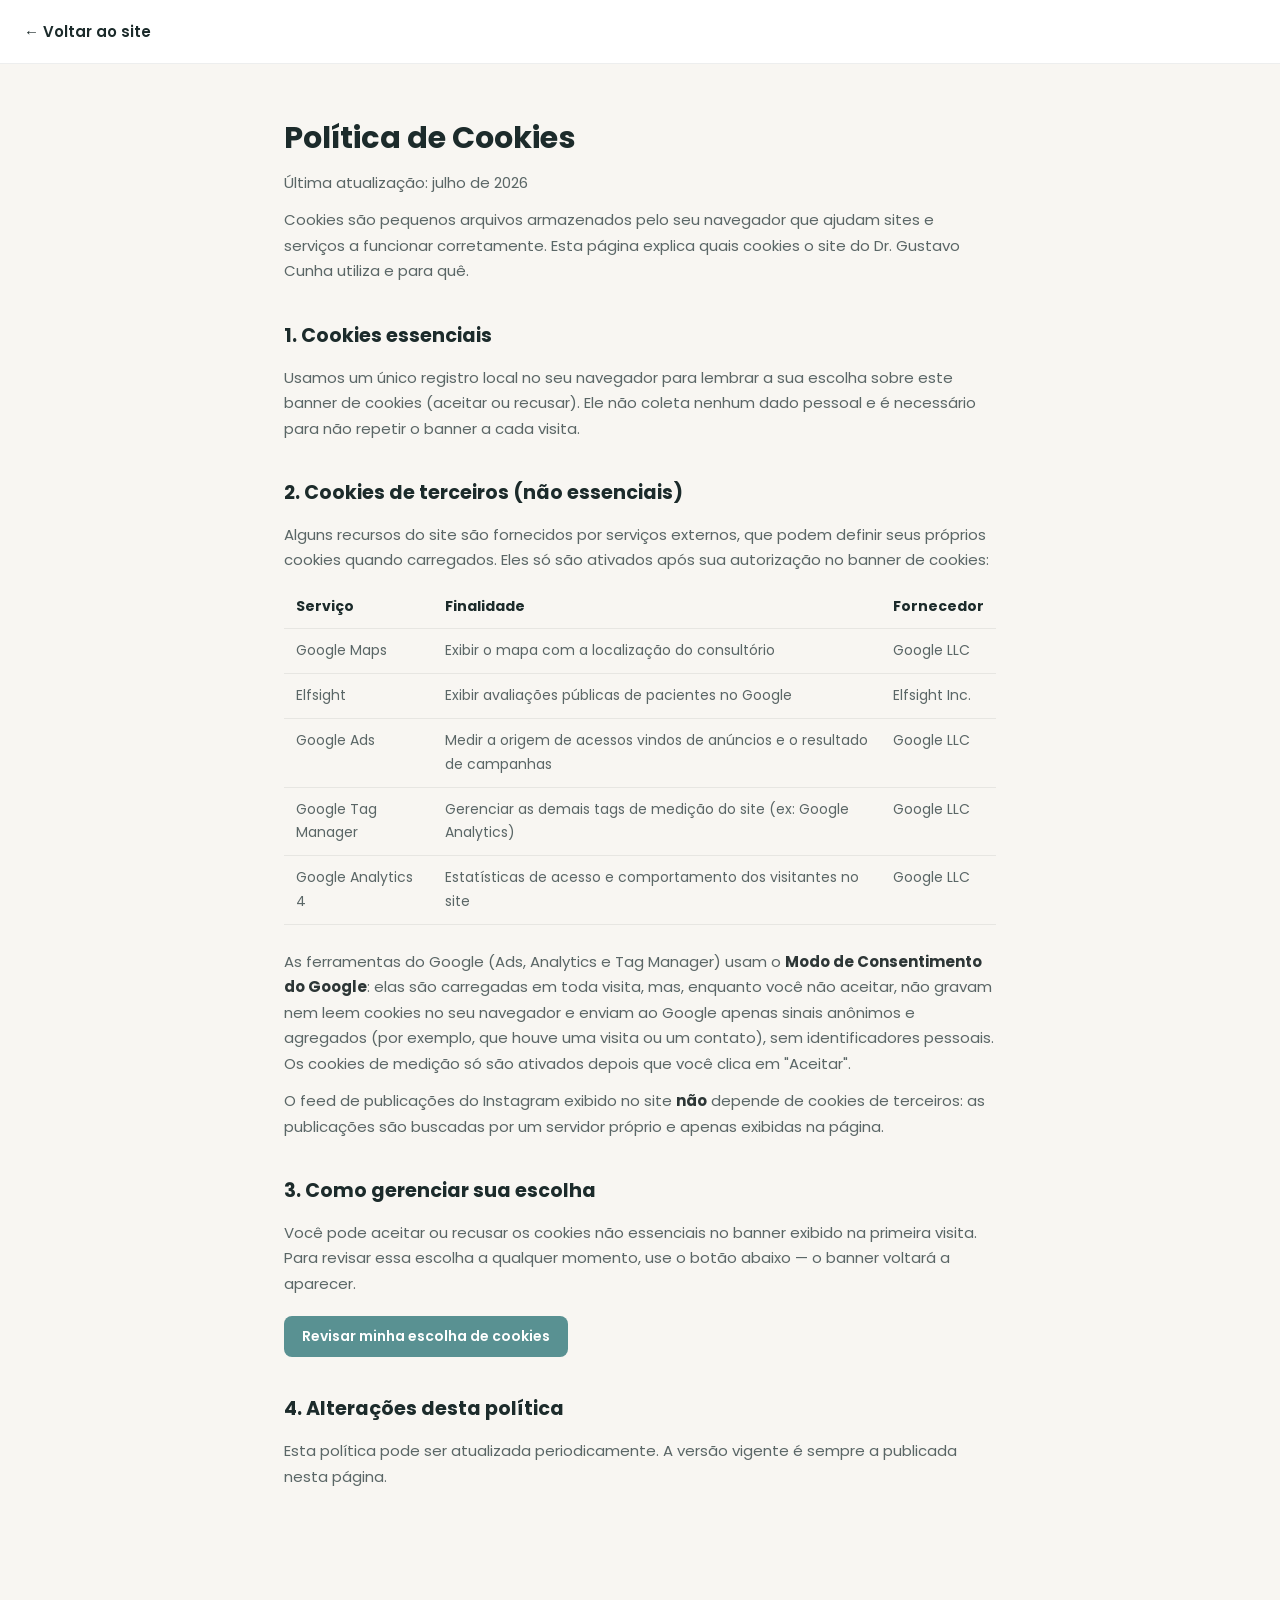
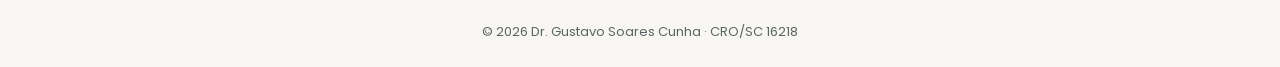
<file: politica-de-cookies.html>
<!DOCTYPE html>
<html lang="pt-BR">
<head>
  <meta charset="UTF-8" />
  <meta name="viewport" content="width=device-width, initial-scale=1.0" />
  <meta name="robots" content="noindex,follow" />
  <title>Política de Cookies | Dr. Gustavo Cunha</title>
  <link rel="icon" type="image/png" href="/GFAVICON.png" />
  <link href="https://fonts.googleapis.com/css2?family=Poppins:wght@300;400;500;600;700&display=swap" rel="stylesheet" />
  <link rel="stylesheet" href="/legal.css" />
  <style>
    table { width: 100%; border-collapse: collapse; margin: 12px 0 24px; font-size: 14px; }
    th, td { text-align: left; padding: 10px 12px; border-bottom: 1px solid rgba(28,43,43,0.08); vertical-align: top; }
    th { color: var(--dark); }
    td { color: var(--text-soft); }
    .cookie-reset-btn {
      display: inline-block;
      margin-top: 8px;
      padding: 10px 18px;
      background: var(--primary);
      color: var(--white);
      border: none;
      border-radius: 8px;
      font-family: inherit;
      font-size: 14px;
      font-weight: 600;
      cursor: pointer;
    }
    .cookie-reset-btn:hover { background: var(--primary-dk); }
  </style>
</head>
<body>
  <header class="legal-header">
    <a href="/">← Voltar ao site</a>
  </header>

  <main class="legal-main">
    <h1>Política de Cookies</h1>
    <p class="legal-updated">Última atualização: julho de 2026</p>

    <p>Cookies são pequenos arquivos armazenados pelo seu navegador que ajudam sites e serviços a funcionar corretamente. Esta página explica quais cookies o site do Dr. Gustavo Cunha utiliza e para quê.</p>

    <h2>1. Cookies essenciais</h2>
    <p>Usamos um único registro local no seu navegador para lembrar a sua escolha sobre este banner de cookies (aceitar ou recusar). Ele não coleta nenhum dado pessoal e é necessário para não repetir o banner a cada visita.</p>

    <h2>2. Cookies de terceiros (não essenciais)</h2>
    <p>Alguns recursos do site são fornecidos por serviços externos, que podem definir seus próprios cookies quando carregados. Eles só são ativados após sua autorização no banner de cookies:</p>

    <table>
      <tr><th>Serviço</th><th>Finalidade</th><th>Fornecedor</th></tr>
      <tr>
        <td>Google Maps</td>
        <td>Exibir o mapa com a localização do consultório</td>
        <td>Google LLC</td>
      </tr>
      <tr>
        <td>Elfsight</td>
        <td>Exibir avaliações públicas de pacientes no Google</td>
        <td>Elfsight Inc.</td>
      </tr>
      <tr>
        <td>Google Ads</td>
        <td>Medir a origem de acessos vindos de anúncios e o resultado de campanhas</td>
        <td>Google LLC</td>
      </tr>
      <tr>
        <td>Google Tag Manager</td>
        <td>Gerenciar as demais tags de medição do site (ex: Google Analytics)</td>
        <td>Google LLC</td>
      </tr>
      <tr>
        <td>Google Analytics 4</td>
        <td>Estatísticas de acesso e comportamento dos visitantes no site</td>
        <td>Google LLC</td>
      </tr>
    </table>

    <p>As ferramentas do Google (Ads, Analytics e Tag Manager) usam o <strong>Modo de Consentimento do Google</strong>: elas são carregadas em toda visita, mas, enquanto você não aceitar, não gravam nem leem cookies no seu navegador e enviam ao Google apenas sinais anônimos e agregados (por exemplo, que houve uma visita ou um contato), sem identificadores pessoais. Os cookies de medição só são ativados depois que você clica em "Aceitar".</p>

    <p>O feed de publicações do Instagram exibido no site <strong>não</strong> depende de cookies de terceiros: as publicações são buscadas por um servidor próprio e apenas exibidas na página.</p>

    <h2>3. Como gerenciar sua escolha</h2>
    <p>Você pode aceitar ou recusar os cookies não essenciais no banner exibido na primeira visita. Para revisar essa escolha a qualquer momento, use o botão abaixo — o banner voltará a aparecer.</p>
    <button class="cookie-reset-btn" onclick="localStorage.removeItem('cookie-consent'); location.reload();">Revisar minha escolha de cookies</button>

    <h2>4. Alterações desta política</h2>
    <p>Esta política pode ser atualizada periodicamente. A versão vigente é sempre a publicada nesta página.</p>
  </main>

  <div class="legal-footer">© <span id="year"></span> Dr. Gustavo Soares Cunha · CRO/SC 16218</div>
  <script>document.getElementById('year').textContent = new Date().getFullYear();</script>
</body>
</html>
</file>
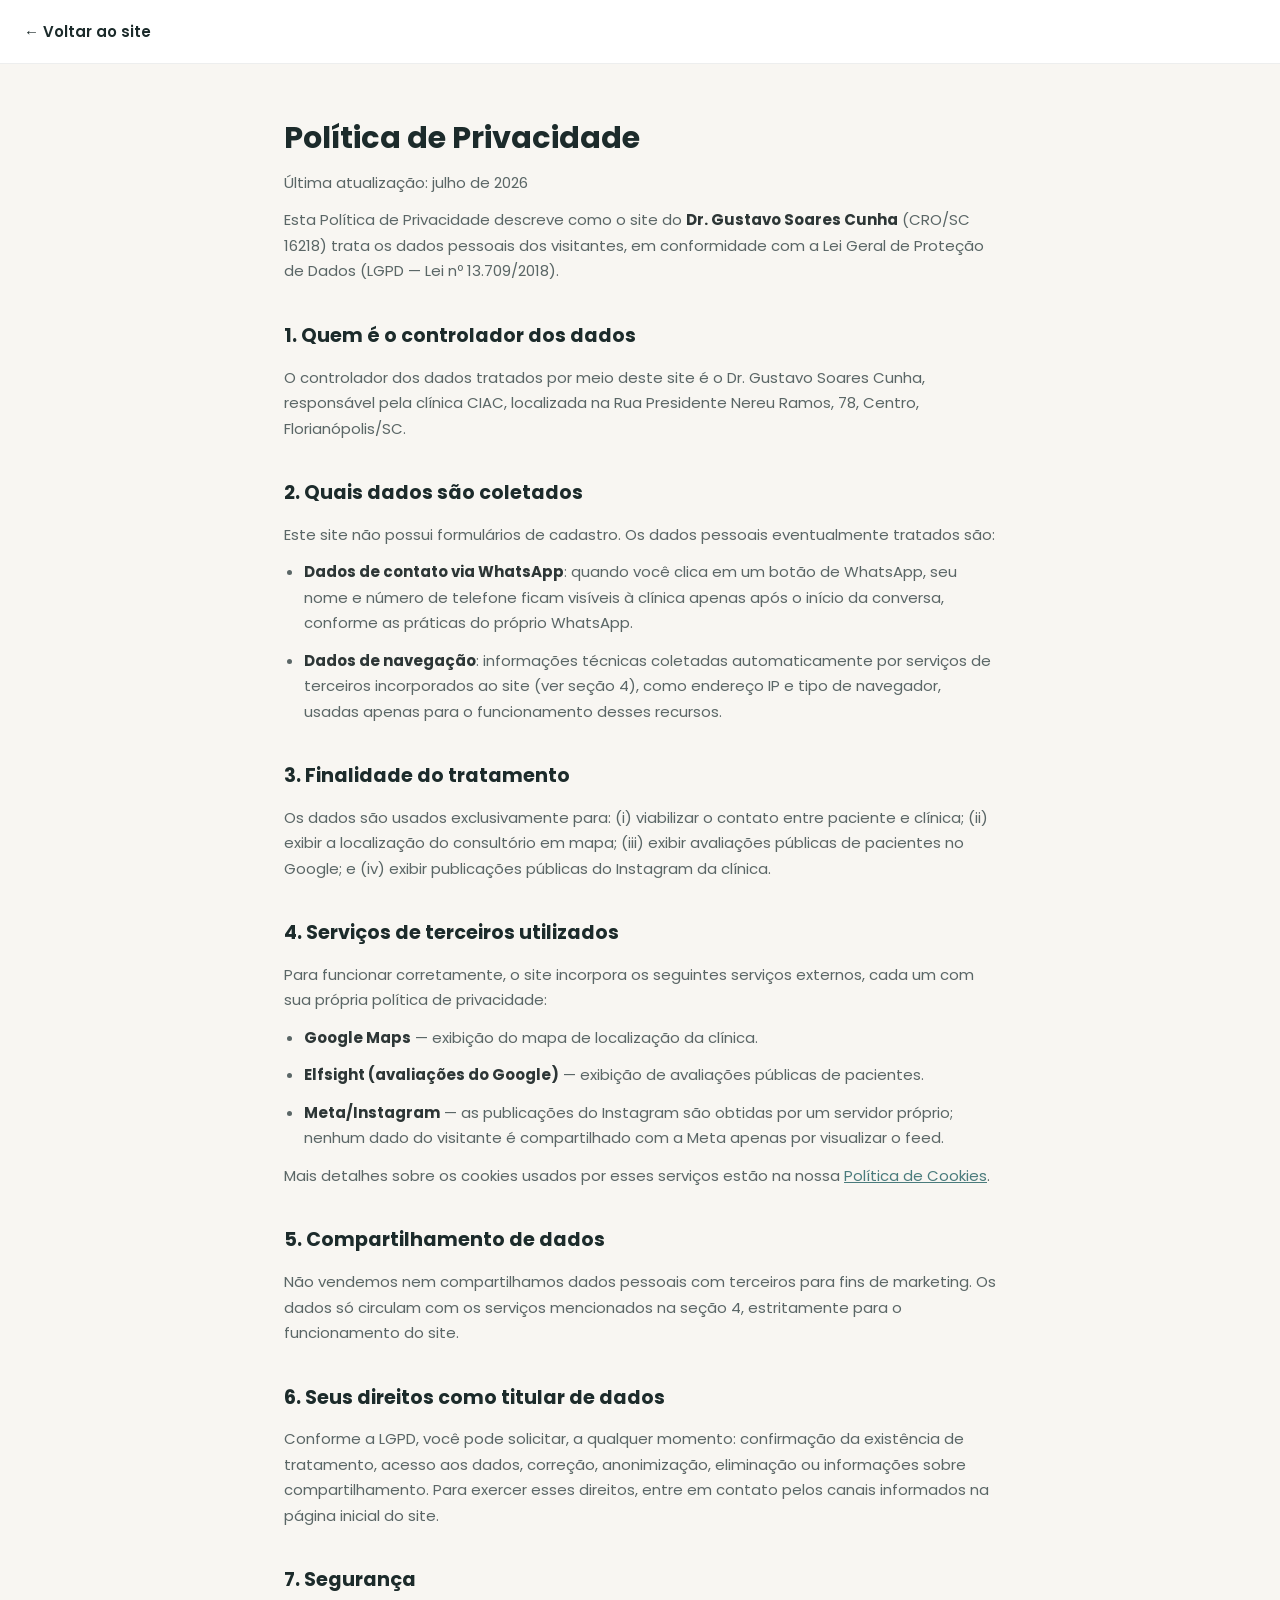
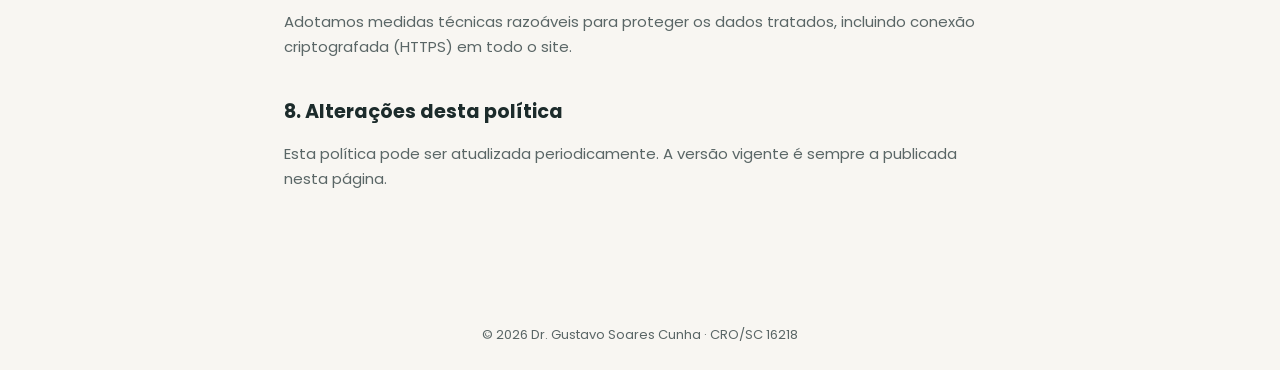
<file: politica-de-privacidade.html>
<!DOCTYPE html>
<html lang="pt-BR">
<head>
  <meta charset="UTF-8" />
  <meta name="viewport" content="width=device-width, initial-scale=1.0" />
  <meta name="robots" content="noindex,follow" />
  <title>Política de Privacidade | Dr. Gustavo Cunha</title>
  <link rel="icon" type="image/png" href="/GFAVICON.png" />
  <link href="https://fonts.googleapis.com/css2?family=Poppins:wght@300;400;500;600;700&display=swap" rel="stylesheet" />
  <link rel="stylesheet" href="/legal.css" />
</head>
<body>
  <header class="legal-header">
    <a href="/">← Voltar ao site</a>
  </header>

  <main class="legal-main">
    <h1>Política de Privacidade</h1>
    <p class="legal-updated">Última atualização: julho de 2026</p>

    <p>Esta Política de Privacidade descreve como o site do <strong>Dr. Gustavo Soares Cunha</strong> (CRO/SC 16218) trata os dados pessoais dos visitantes, em conformidade com a Lei Geral de Proteção de Dados (LGPD — Lei nº 13.709/2018).</p>

    <h2>1. Quem é o controlador dos dados</h2>
    <p>O controlador dos dados tratados por meio deste site é o Dr. Gustavo Soares Cunha, responsável pela clínica CIAC, localizada na Rua Presidente Nereu Ramos, 78, Centro, Florianópolis/SC.</p>

    <h2>2. Quais dados são coletados</h2>
    <p>Este site não possui formulários de cadastro. Os dados pessoais eventualmente tratados são:</p>
    <ul>
      <li><strong>Dados de contato via WhatsApp</strong>: quando você clica em um botão de WhatsApp, seu nome e número de telefone ficam visíveis à clínica apenas após o início da conversa, conforme as práticas do próprio WhatsApp.</li>
      <li><strong>Dados de navegação</strong>: informações técnicas coletadas automaticamente por serviços de terceiros incorporados ao site (ver seção 4), como endereço IP e tipo de navegador, usadas apenas para o funcionamento desses recursos.</li>
    </ul>

    <h2>3. Finalidade do tratamento</h2>
    <p>Os dados são usados exclusivamente para: (i) viabilizar o contato entre paciente e clínica; (ii) exibir a localização do consultório em mapa; (iii) exibir avaliações públicas de pacientes no Google; e (iv) exibir publicações públicas do Instagram da clínica.</p>

    <h2>4. Serviços de terceiros utilizados</h2>
    <p>Para funcionar corretamente, o site incorpora os seguintes serviços externos, cada um com sua própria política de privacidade:</p>
    <ul>
      <li><strong>Google Maps</strong> — exibição do mapa de localização da clínica.</li>
      <li><strong>Elfsight (avaliações do Google)</strong> — exibição de avaliações públicas de pacientes.</li>
      <li><strong>Meta/Instagram</strong> — as publicações do Instagram são obtidas por um servidor próprio; nenhum dado do visitante é compartilhado com a Meta apenas por visualizar o feed.</li>
    </ul>
    <p>Mais detalhes sobre os cookies usados por esses serviços estão na nossa <a href="/politica-de-cookies.html">Política de Cookies</a>.</p>

    <h2>5. Compartilhamento de dados</h2>
    <p>Não vendemos nem compartilhamos dados pessoais com terceiros para fins de marketing. Os dados só circulam com os serviços mencionados na seção 4, estritamente para o funcionamento do site.</p>

    <h2>6. Seus direitos como titular de dados</h2>
    <p>Conforme a LGPD, você pode solicitar, a qualquer momento: confirmação da existência de tratamento, acesso aos dados, correção, anonimização, eliminação ou informações sobre compartilhamento. Para exercer esses direitos, entre em contato pelos canais informados na página inicial do site.</p>

    <h2>7. Segurança</h2>
    <p>Adotamos medidas técnicas razoáveis para proteger os dados tratados, incluindo conexão criptografada (HTTPS) em todo o site.</p>

    <h2>8. Alterações desta política</h2>
    <p>Esta política pode ser atualizada periodicamente. A versão vigente é sempre a publicada nesta página.</p>
  </main>

  <div class="legal-footer">© <span id="year"></span> Dr. Gustavo Soares Cunha · CRO/SC 16218</div>
  <script>document.getElementById('year').textContent = new Date().getFullYear();</script>
</body>
</html>
</file>
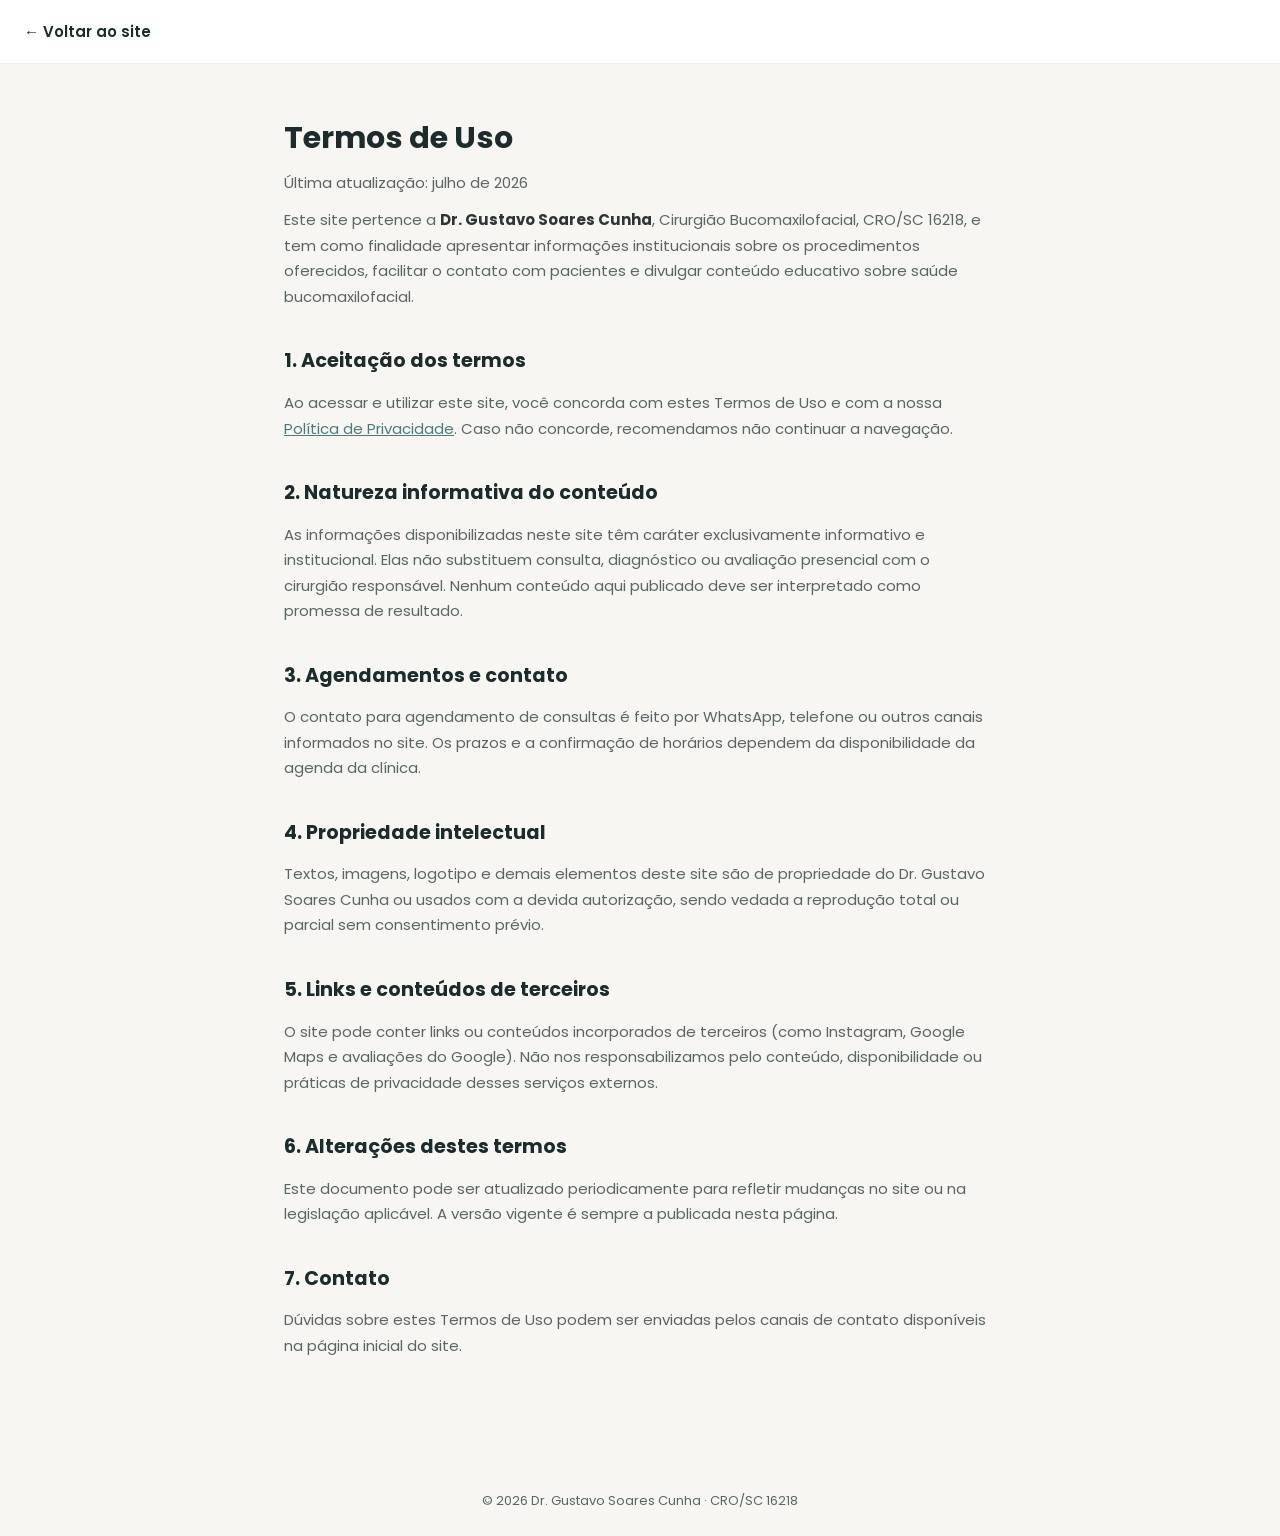
<file: termos-de-uso.html>
<!DOCTYPE html>
<html lang="pt-BR">
<head>
  <meta charset="UTF-8" />
  <meta name="viewport" content="width=device-width, initial-scale=1.0" />
  <meta name="robots" content="noindex,follow" />
  <title>Termos de Uso | Dr. Gustavo Cunha</title>
  <link rel="icon" type="image/png" href="/GFAVICON.png" />
  <link href="https://fonts.googleapis.com/css2?family=Poppins:wght@300;400;500;600;700&display=swap" rel="stylesheet" />
  <link rel="stylesheet" href="/legal.css" />
</head>
<body>
  <header class="legal-header">
    <a href="/">← Voltar ao site</a>
  </header>

  <main class="legal-main">
    <h1>Termos de Uso</h1>
    <p class="legal-updated">Última atualização: julho de 2026</p>

    <p>Este site pertence a <strong>Dr. Gustavo Soares Cunha</strong>, Cirurgião Bucomaxilofacial, CRO/SC 16218, e tem como finalidade apresentar informações institucionais sobre os procedimentos oferecidos, facilitar o contato com pacientes e divulgar conteúdo educativo sobre saúde bucomaxilofacial.</p>

    <h2>1. Aceitação dos termos</h2>
    <p>Ao acessar e utilizar este site, você concorda com estes Termos de Uso e com a nossa <a href="/politica-de-privacidade.html">Política de Privacidade</a>. Caso não concorde, recomendamos não continuar a navegação.</p>

    <h2>2. Natureza informativa do conteúdo</h2>
    <p>As informações disponibilizadas neste site têm caráter exclusivamente informativo e institucional. Elas não substituem consulta, diagnóstico ou avaliação presencial com o cirurgião responsável. Nenhum conteúdo aqui publicado deve ser interpretado como promessa de resultado.</p>

    <h2>3. Agendamentos e contato</h2>
    <p>O contato para agendamento de consultas é feito por WhatsApp, telefone ou outros canais informados no site. Os prazos e a confirmação de horários dependem da disponibilidade da agenda da clínica.</p>

    <h2>4. Propriedade intelectual</h2>
    <p>Textos, imagens, logotipo e demais elementos deste site são de propriedade do Dr. Gustavo Soares Cunha ou usados com a devida autorização, sendo vedada a reprodução total ou parcial sem consentimento prévio.</p>

    <h2>5. Links e conteúdos de terceiros</h2>
    <p>O site pode conter links ou conteúdos incorporados de terceiros (como Instagram, Google Maps e avaliações do Google). Não nos responsabilizamos pelo conteúdo, disponibilidade ou práticas de privacidade desses serviços externos.</p>

    <h2>6. Alterações destes termos</h2>
    <p>Este documento pode ser atualizado periodicamente para refletir mudanças no site ou na legislação aplicável. A versão vigente é sempre a publicada nesta página.</p>

    <h2>7. Contato</h2>
    <p>Dúvidas sobre estes Termos de Uso podem ser enviadas pelos canais de contato disponíveis na página inicial do site.</p>
  </main>

  <div class="legal-footer">© <span id="year"></span> Dr. Gustavo Soares Cunha · CRO/SC 16218</div>
  <script>document.getElementById('year').textContent = new Date().getFullYear();</script>
</body>
</html>
</file>
<file: legal.css>
/* Estilos compartilhados pelas páginas legais (Termos, Privacidade, Cookies) */
*, *::before, *::after { box-sizing: border-box; margin: 0; padding: 0; }

:root {
  --primary:    #599192;
  --primary-dk: #4a7b7c;
  --bg:         #F8F6F2;
  --dark:       #1C2B2B;
  --text:       #2D3636;
  --text-soft:  #5a6666;
  --white:      #ffffff;
}

body {
  font-family: 'Poppins', -apple-system, BlinkMacSystemFont, sans-serif;
  background: var(--bg);
  color: var(--text);
  line-height: 1.7;
}

.legal-header {
  background: var(--white);
  border-bottom: 1px solid rgba(28, 43, 43, 0.08);
  padding: 18px 24px;
}

.legal-header a {
  color: var(--dark);
  text-decoration: none;
  font-weight: 600;
  font-size: 15px;
  display: inline-flex;
  align-items: center;
  gap: 8px;
}

.legal-header a:hover { color: var(--primary); }

.legal-main {
  max-width: 760px;
  margin: 0 auto;
  padding: 48px 24px 96px;
}

.legal-main h1 {
  color: var(--dark);
  font-size: 1.9rem;
  margin-bottom: 6px;
}

.legal-updated {
  color: var(--text-soft);
  font-size: 14px;
  margin-bottom: 36px;
}

.legal-main h2 {
  color: var(--dark);
  font-size: 1.2rem;
  margin-top: 36px;
  margin-bottom: 12px;
}

.legal-main p, .legal-main li {
  color: var(--text-soft);
  font-size: 15px;
  margin-bottom: 12px;
}

.legal-main ul, .legal-main ol {
  padding-left: 20px;
  margin-bottom: 12px;
}

.legal-main strong { color: var(--text); }

.legal-main a { color: var(--primary-dk); }

.legal-footer {
  text-align: center;
  padding: 24px;
  color: var(--text-soft);
  font-size: 13px;
}
</file>
